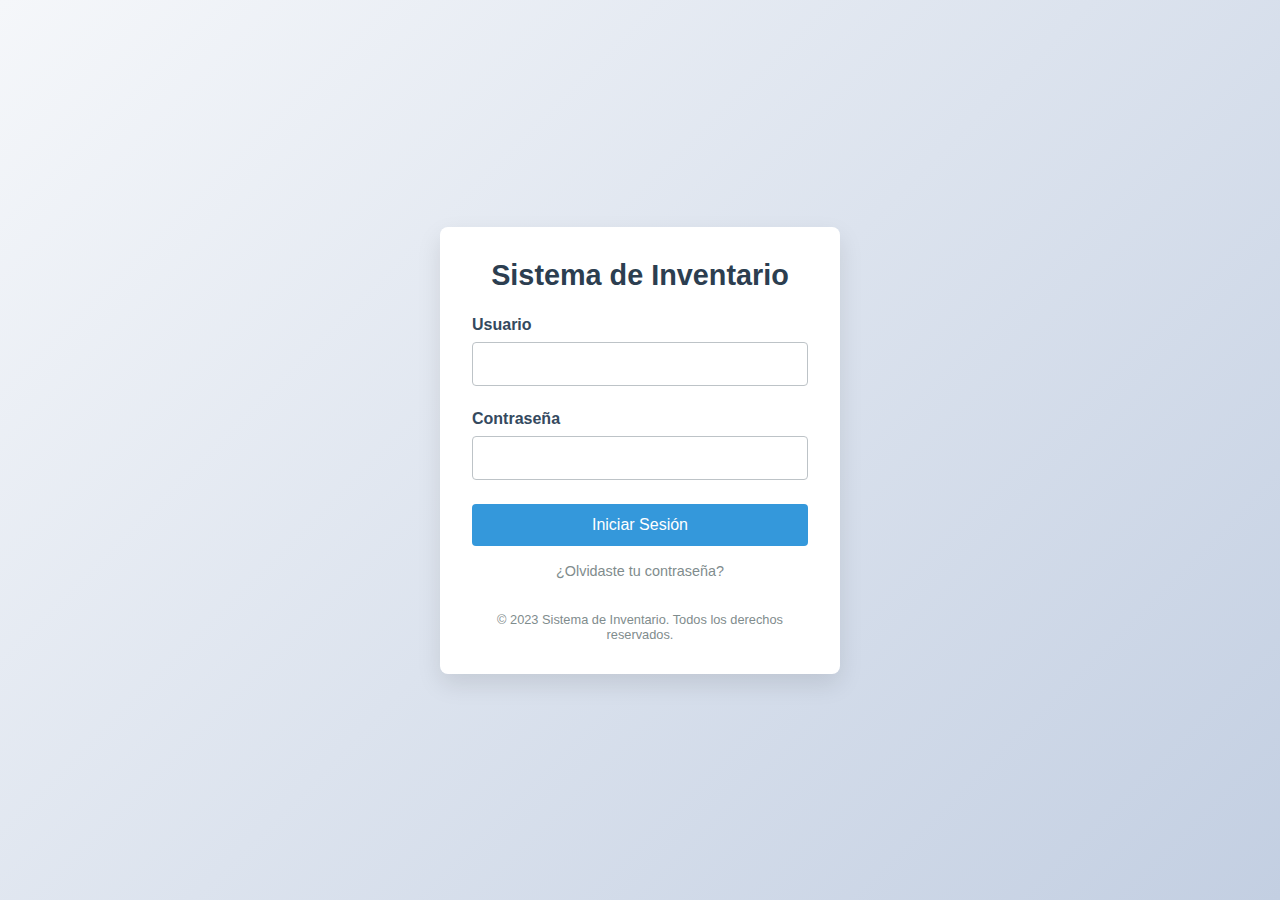
<file: index.html>
<!DOCTYPE html>
<html lang="es">

<head>
    <meta charset="UTF-8">
    <meta name="viewport" content="width=device-width, initial-scale=1.0">
    <title>Login - Sistema de Inventario</title>
    <style>
        * {
            margin: 0;
            padding: 0;
            box-sizing: border-box;
        }

        body {
            font-family: 'Arial', sans-serif;
            background: linear-gradient(135deg, #f5f7fa 0%, #c3cfe2 100%);
            height: 100vh;
            display: flex;
            justify-content: center;
            align-items: center;
        }

        .login-container {
            background: white;
            padding: 2rem;
            border-radius: 8px;
            box-shadow: 0 10px 25px rgba(0, 0, 0, 0.1);
            width: 100%;
            max-width: 400px;
        }

        .login-container h2 {
            text-align: center;
            color: #2c3e50;
            margin-bottom: 1.5rem;
            font-size: 1.8rem;
        }

        .input-group {
            margin-bottom: 1.5rem;
        }

        .input-group label {
            display: block;
            margin-bottom: 0.5rem;
            color: #34495e;
            font-weight: bold;
        }

        .input-group input {
            width: 100%;
            padding: 0.75rem;
            border: 1px solid #bdc3c7;
            border-radius: 4px;
            font-size: 1rem;
            transition: border-color 0.3s ease;
        }

        .input-group input:focus {
            outline: none;
            border-color: #3498db;
        }

        .submit-btn {
            width: 100%;
            padding: 0.75rem;
            background: #3498db;
            color: white;
            border: none;
            border-radius: 4px;
            font-size: 1rem;
            cursor: pointer;
            transition: background-color 0.3s ease;
        }

        .submit-btn:hover {
            background: #2980b9;
        }

        .forgot-password {
            text-align: center;
            margin-top: 1rem;
        }

        .forgot-password a {
            color: #7f8c8d;
            text-decoration: none;
            font-size: 0.9rem;
        }

        .forgot-password a:hover {
            color: #34495e;
            text-decoration: underline;
        }

        .login-footer {
            text-align: center;
            margin-top: 2rem;
            color: #7f8c8d;
            font-size: 0.8rem;
        }

        @media (max-width: 480px) {
            .login-container {
                padding: 1.5rem;
            }
        }
    </style>
</head>

<body>
    <div class="login-container">
        <h2>Sistema de Inventario</h2>
        <form>
            <div class="input-group">
                <label for="username">Usuario</label>
                <input type="text" id="username" name="username" required>
            </div>
            <div class="input-group">
                <label for="password">Contraseña</label>
                <input type="password" id="password" name="password" required>
            </div>
            <button type="submit" class="submit-btn">Iniciar Sesión</button>
        </form>
        <div class="forgot-password">
            <a href="#">¿Olvidaste tu contraseña?</a>
        </div>
        <div class="login-footer">
            © 2023 Sistema de Inventario. Todos los derechos reservados.
        </div>
    </div>
</body>

</html>
</file>
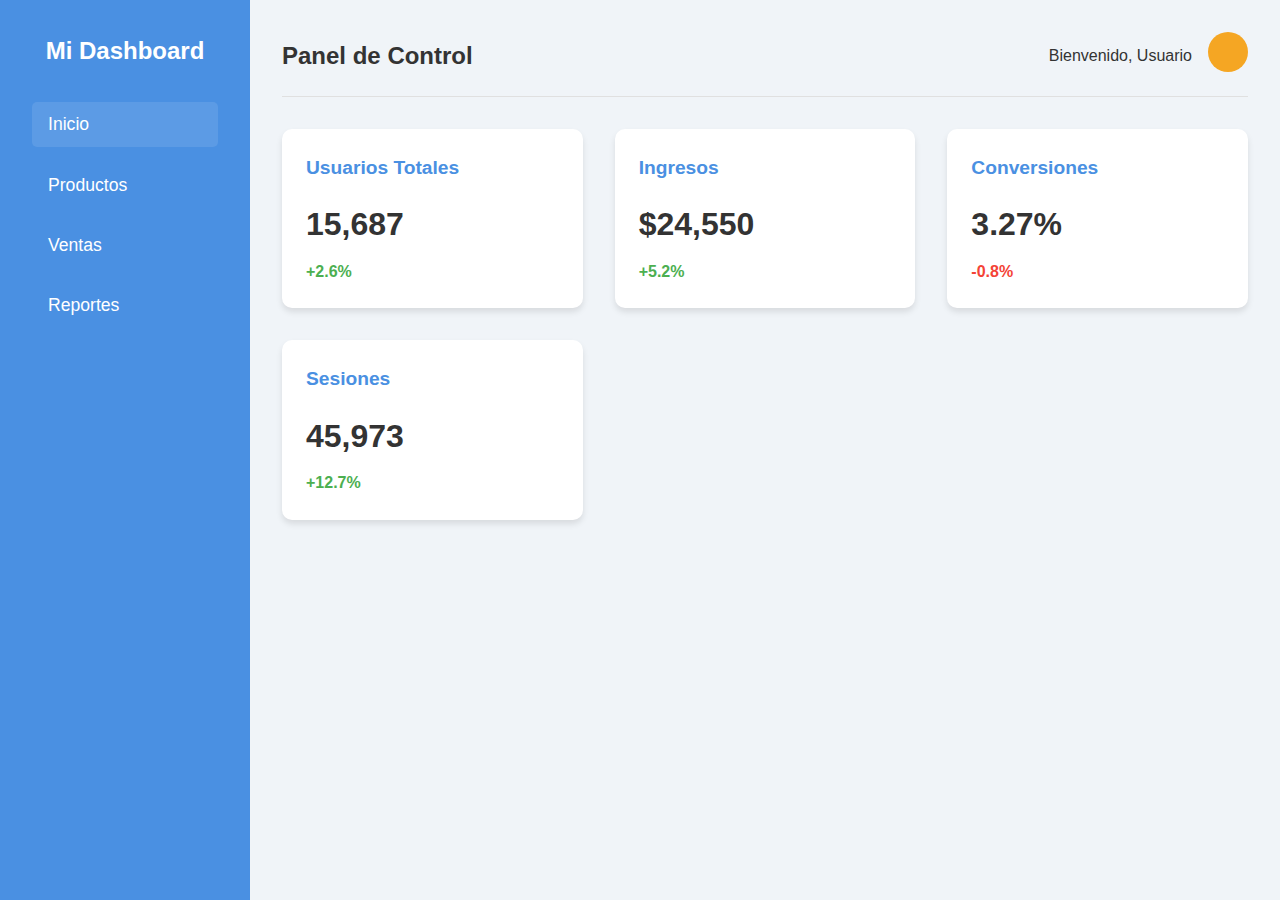
<file: dashboard.html>
<!DOCTYPE html>
<html lang="es">

<head>
    <meta charset="UTF-8">
    <meta name="viewport" content="width=device-width, initial-scale=1.0">
    <title>Dashboard Llamativo</title>
    <link rel="stylesheet" href="styles.css">
</head>

<body>
    <div class="dashboard">
        <aside id="sidebar" class="sidebar">
            <div class="logo">
                <h2>Mi Dashboard</h2>
            </div>
            <nav>
                <ul>
                    <li><a href="/dashboard.html" class="active">Inicio</a></li>
                    <li><a href="/productos.html">Productos</a></li>
                    <li><a href="/venta.html">Ventas</a></li>
                    <li><a href="/reportes.html">Reportes</a></li>
                </ul>
            </nav>
        </aside>
        <main class="main-content">
            <header>
                <button id="menuToggle" class="menu-toggle" aria-label="Toggle menu">
                    <span></span>
                    <span></span>
                    <span></span>
                </button>
                <h1>Panel de Control</h1>
                <div class="user-info">
                    <span>Bienvenido, Usuario</span>
                    <div class="avatar-dropdown">
                        <button class="avatar" aria-haspopup="true" aria-expanded="false">
                            <span class="sr-only">Menú de usuario</span>
                        </button>
                        <div class="dropdown-menu" aria-label="Menú de usuario">
                            <button class="dropdown-item">Cerrar sesión</button>
                        </div>
                    </div>
                </div>
            </header>
            <div class="cards-container">
                <div class="card">
                    <h3>Usuarios Totales</h3>
                    <p class="number">15,687</p>
                    <p class="change positive">+2.6%</p>
                </div>
                <div class="card">
                    <h3>Ingresos</h3>
                    <p class="number">$24,550</p>
                    <p class="change positive">+5.2%</p>
                </div>
                <div class="card">
                    <h3>Conversiones</h3>
                    <p class="number">3.27%</p>
                    <p class="change negative">-0.8%</p>
                </div>
                <div class="card">
                    <h3>Sesiones</h3>
                    <p class="number">45,973</p>
                    <p class="change positive">+12.7%</p>
                </div>
            </div>
        </main>
    </div>
    <script src="script.js"></script>
</body>

</html>
</file>
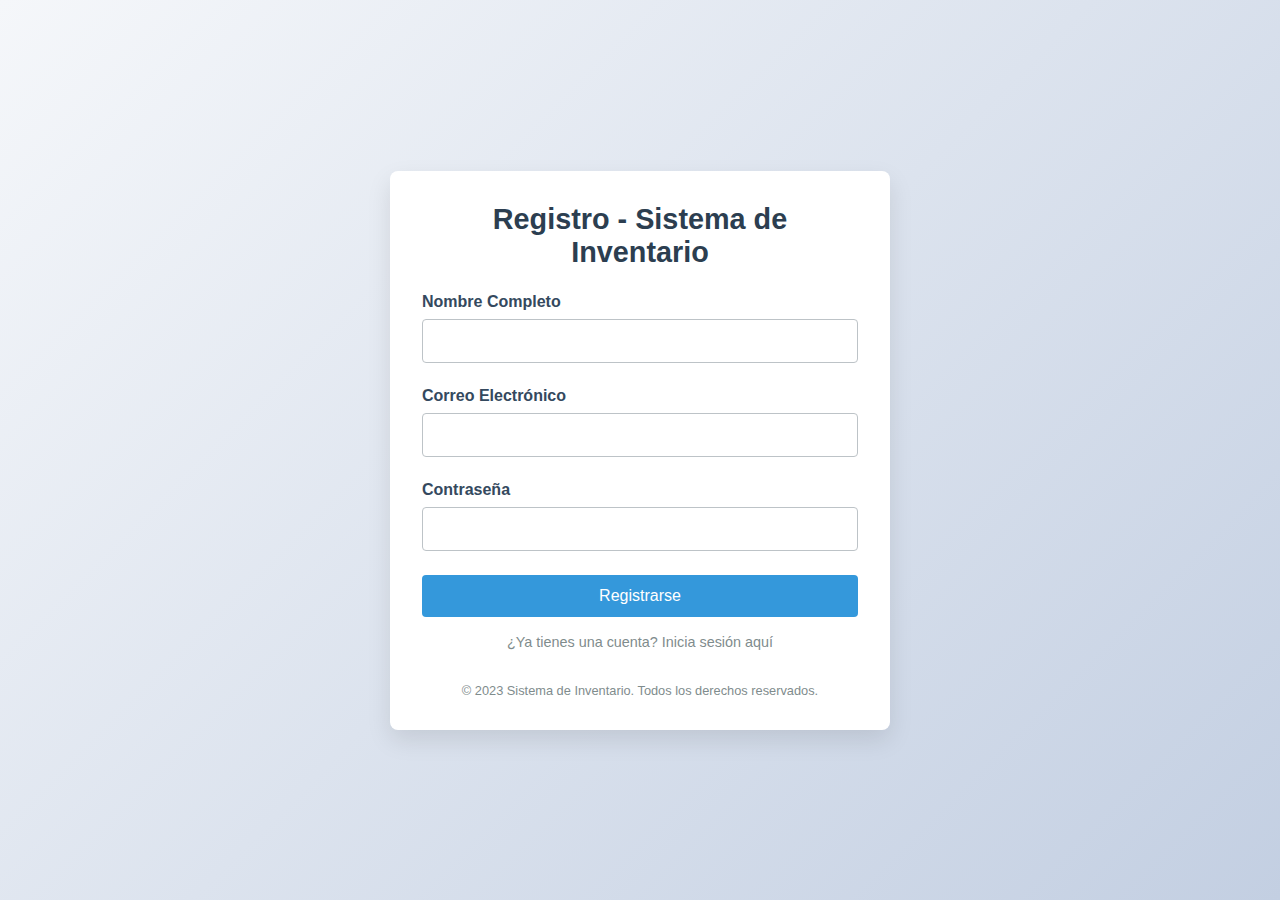
<file: registro.html>
<!DOCTYPE html>
<html lang="es">

<head>
    <meta charset="UTF-8">
    <meta name="viewport" content="width=device-width, initial-scale=1.0">
    <title>Registro - Sistema de Inventario</title>
    <style>
        * {
            margin: 0;
            padding: 0;
            box-sizing: border-box;
        }

        body {
            font-family: 'Arial', sans-serif;
            background: linear-gradient(135deg, #f5f7fa 0%, #c3cfe2 100%);
            height: 100vh;
            display: flex;
            justify-content: center;
            align-items: center;
        }

        .register-container {
            background: white;
            padding: 2rem;
            border-radius: 8px;
            box-shadow: 0 10px 25px rgba(0, 0, 0, 0.1);
            width: 100%;
            max-width: 500px;
        }

        .register-container h2 {
            text-align: center;
            color: #2c3e50;
            margin-bottom: 1.5rem;
            font-size: 1.8rem;
        }

        .input-group {
            margin-bottom: 1.5rem;
        }

        .input-group label {
            display: block;
            margin-bottom: 0.5rem;
            color: #34495e;
            font-weight: bold;
        }

        .input-group input {
            width: 100%;
            padding: 0.75rem;
            border: 1px solid #bdc3c7;
            border-radius: 4px;
            font-size: 1rem;
            transition: border-color 0.3s ease;
        }

        .input-group input:focus {
            outline: none;
            border-color: #3498db;
        }

        .submit-btn {
            width: 100%;
            padding: 0.75rem;
            background: #3498db;
            color: white;
            border: none;
            border-radius: 4px;
            font-size: 1rem;
            cursor: pointer;
            transition: background-color 0.3s ease;
        }

        .submit-btn:hover {
            background: #2980b9;
        }

        .login-link {
            text-align: center;
            margin-top: 1rem;
        }

        .login-link a {
            color: #7f8c8d;
            text-decoration: none;
            font-size: 0.9rem;
        }

        .login-link a:hover {
            color: #34495e;
            text-decoration: underline;
        }

        .register-footer {
            text-align: center;
            margin-top: 2rem;
            color: #7f8c8d;
            font-size: 0.8rem;
        }

        @media (max-width: 520px) {
            .register-container {
                padding: 1.5rem;
            }
        }
    </style>
</head>

<body>
    <div class="register-container">
        <h2>Registro - Sistema de Inventario</h2>
        <form>
            <div class="input-group">
                <label for="fullname">Nombre Completo</label>
                <input type="text" id="fullname" name="fullname" required>
            </div>
            <div class="input-group">
                <label for="email">Correo Electrónico</label>
                <input type="email" id="email" name="email" required>
            </div>
            <div class="input-group">
                <label for="password">Contraseña</label>
                <input type="password" id="password" name="password" required>
            </div>
            <button type="submit" class="submit-btn">Registrarse</button>
        </form>
        <div class="login-link">
            <a href="#">¿Ya tienes una cuenta? Inicia sesión aquí</a>
        </div>
        <div class="register-footer">
            © 2023 Sistema de Inventario. Todos los derechos reservados.
        </div>
    </div>
</body>

</html>
</file>
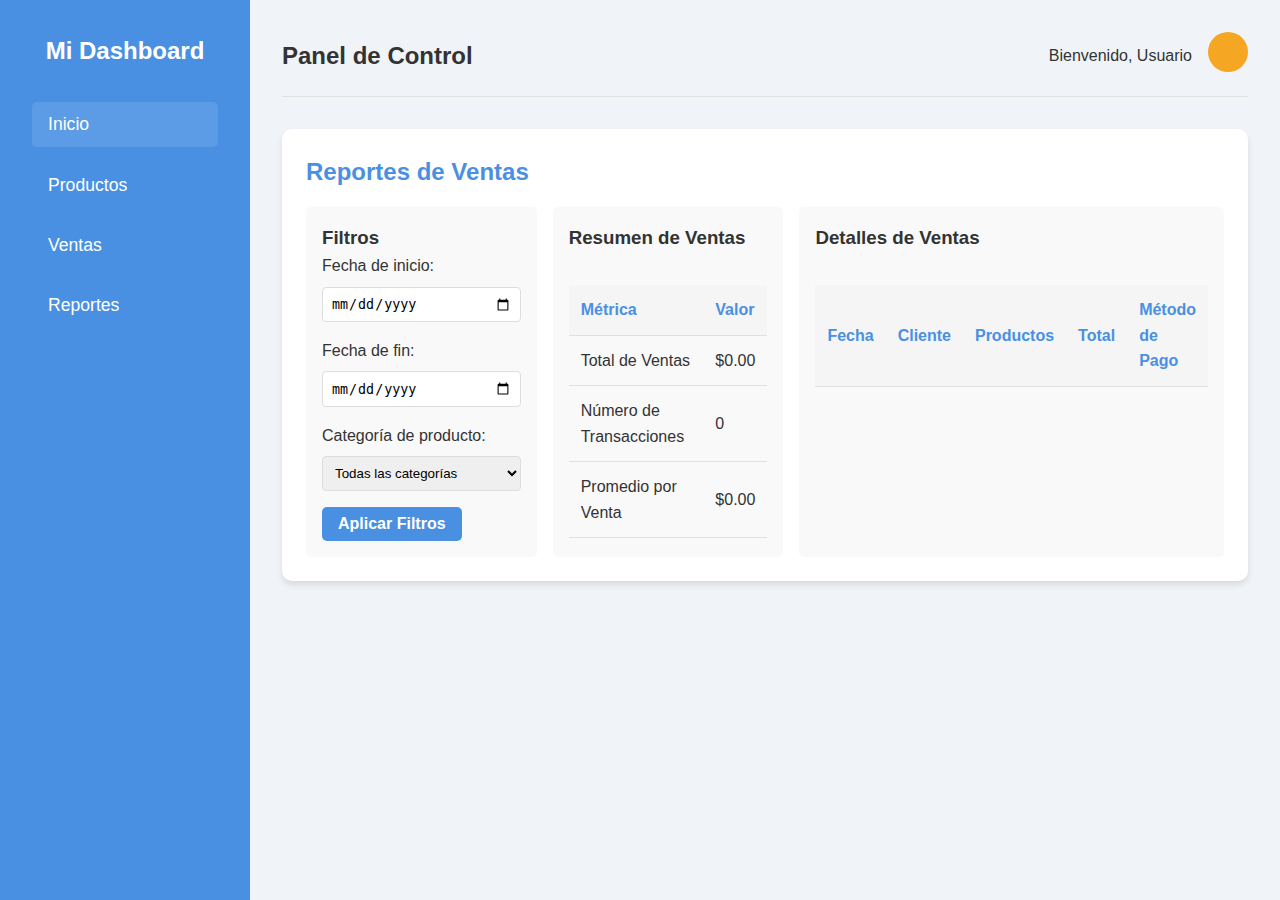
<file: reportes.html>
<!DOCTYPE html>
<html lang="es">

<head>
    <meta charset="UTF-8">
    <meta name="viewport" content="width=device-width, initial-scale=1.0">
    <title>Dashboard Llamativo</title>
    <link rel="stylesheet" href="reporte.css">
</head>

<body>
    <div class="dashboard">
        <aside id="sidebar" class="sidebar">
            <div class="logo">
                <h2>Mi Dashboard</h2>
            </div>
            <nav>
                <ul>
                    <li><a href="/dashboard.html" class="active">Inicio</a></li>
                    <li><a href="/productos.html">Productos</a></li>
                    <li><a href="/venta.html">Ventas</a></li>
                    <li><a href="/reportes.html">Reportes</a></li>
                </ul>
            </nav>
        </aside>
        <main class="main-content">
            <header>
                <button id="menuToggle" class="menu-toggle" aria-label="Toggle menu">
                    <span></span>
                    <span></span>
                    <span></span>
                </button>
                <h1>Panel de Control</h1>
                <div class="user-info">
                    <span>Bienvenido, Usuario</span>
                    <div class="avatar-dropdown">
                        <button class="avatar" aria-haspopup="true" aria-expanded="false">
                            <span class="sr-only">Menú de usuario</span>
                        </button>
                        <div class="dropdown-menu" aria-label="Menú de usuario">
                            <button class="dropdown-item">Cerrar sesión</button>
                        </div>
                    </div>
                </div>
            </header>
            
           
            <section id="reports" class="reports-section">
                <h2>Reportes de Ventas</h2>
                <div class="reports-container">
                    <div class="report-filters">
                        <h3>Filtros</h3>
                        <form id="reportFiltersForm">
                            <div class="form-group">
                                <label for="startDate">Fecha de inicio:</label>
                                <input type="date" id="startDate" name="startDate">
                            </div>
                            <div class="form-group">
                                <label for="endDate">Fecha de fin:</label>
                                <input type="date" id="endDate" name="endDate">
                            </div>
                            <div class="form-group">
                                <label for="productCategory">Categoría de producto:</label>
                                <select id="productCategory" name="productCategory">
                                    <option value="">Todas las categorías</option>
                                    <option value="electronica">Electrónica</option>
                                    <option value="ropa">Ropa</option>
                                    <option value="hogar">Hogar</option>
                                </select>
                            </div>
                            <button type="submit" class="btn btn-primary">Aplicar Filtros</button>
                        </form>
                    </div>
                    <div class="report-summary">
                        <h3>Resumen de Ventas</h3>
                        <div class="table-container">
                            <table class="report-table" id="salesSummaryTable">
                                <thead>
                                    <tr>
                                        <th>Métrica</th>
                                        <th>Valor</th>
                                    </tr>
                                </thead>
                                <tbody>
                                    <tr>
                                        <td>Total de Ventas</td>
                                        <td id="totalSales">$0.00</td>
                                    </tr>
                                    <tr>
                                        <td>Número de Transacciones</td>
                                        <td id="totalTransactions">0</td>
                                    </tr>
                                    <tr>
                                        <td>Promedio por Venta</td>
                                        <td id="averageSale">$0.00</td>
                                    </tr>
                                </tbody>
                            </table>
                        </div>
                    </div>
                    <div class="report-details">
                        <h3>Detalles de Ventas</h3>
                        <div class="table-container">
                            <table class="report-table" id="salesDetailsTable">
                                <thead>
                                    <tr>
                                        <th>Fecha</th>
                                        <th>Cliente</th>
                                        <th>Productos</th>
                                        <th>Total</th>
                                        <th>Método de Pago</th>
                                    </tr>
                                </thead>
                                <tbody>
                                    <!-- Los detalles de ventas se cargarán dinámicamente aquí -->
                                </tbody>
                            </table>
                        </div>
                    </div>
                </div>
            </section>
        </main>
    </div>
    <script src="script.js"></script>
</body>

</html>
</file>
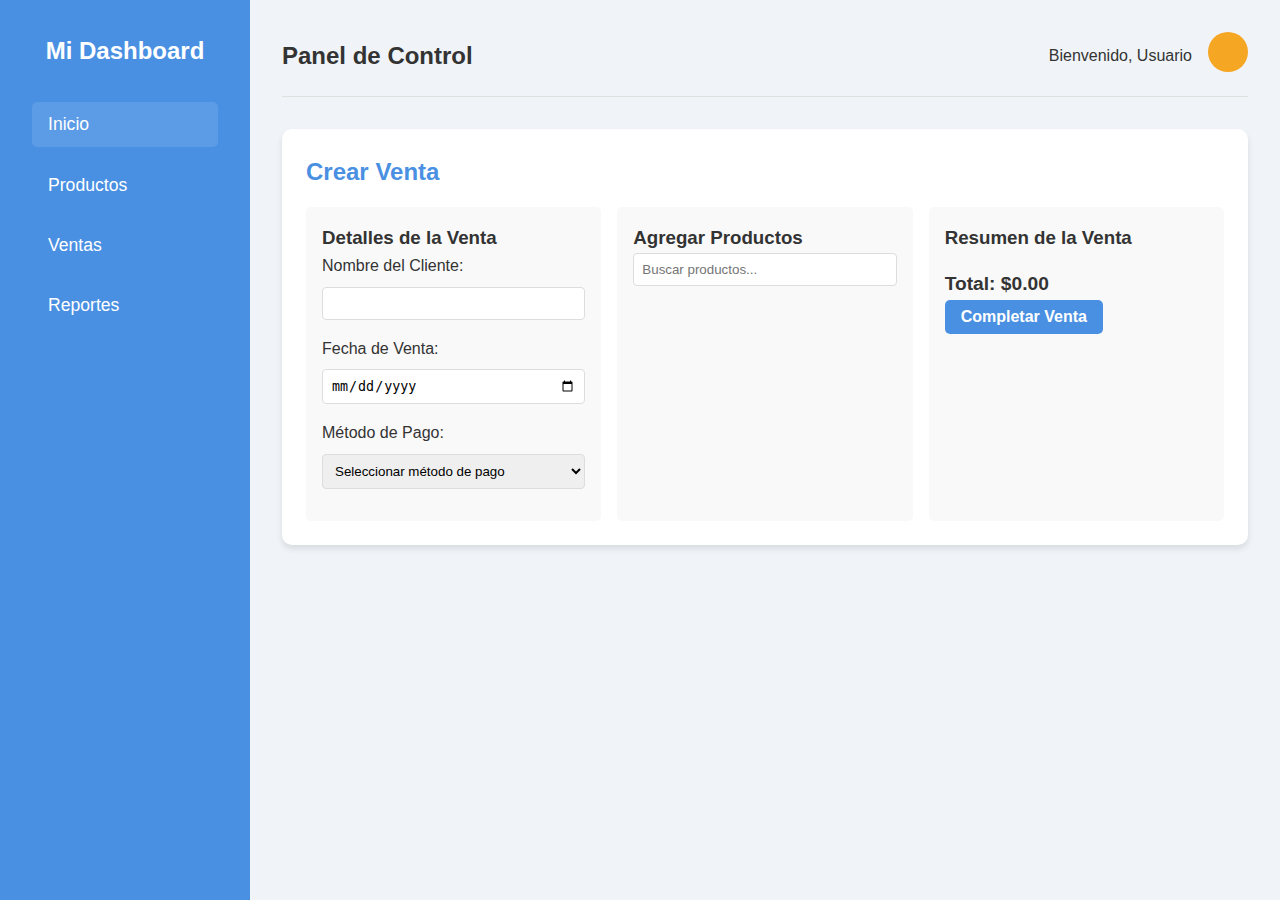
<file: venta.html>
<!DOCTYPE html>
<html lang="es">

<head>
    <meta charset="UTF-8">
    <meta name="viewport" content="width=device-width, initial-scale=1.0">
    <title>Dashboard Llamativo</title>
    <link rel="stylesheet" href="venta.css">
</head>

<body>
    <div class="dashboard">
        <aside id="sidebar" class="sidebar">
            <div class="logo">
                <h2>Mi Dashboard</h2>
            </div>
            <nav>
                <ul>
                    <li><a href="/dashboard.html" class="active">Inicio</a></li>
                    <li><a href="/productos.html">Productos</a></li>
                    <li><a href="/venta.html">Ventas</a></li>
                    <li><a href="/reportes.html">Reportes</a></li>
                </ul>
            </nav>
        </aside>
        <main class="main-content">
            <header>
                <button id="menuToggle" class="menu-toggle" aria-label="Toggle menu">
                    <span></span>
                    <span></span>
                    <span></span>
                </button>
                <h1>Panel de Control</h1>
                <div class="user-info">
                    <span>Bienvenido, Usuario</span>
                    <div class="avatar-dropdown">
                        <button class="avatar" aria-haspopup="true" aria-expanded="false">
                            <span class="sr-only">Menú de usuario</span>
                        </button>
                        <div class="dropdown-menu" aria-label="Menú de usuario">
                            <button class="dropdown-item">Cerrar sesión</button>
                        </div>
                    </div>
                </div>
            </header>
            <section id="sales" class="sales-section">
                <h2>Crear Venta</h2>
                <div class="sales-container">
                    <div class="sales-form">
                        <h3>Detalles de la Venta</h3>
                        <form id="salesForm">
                            <div class="form-group">
                                <label for="customerName">Nombre del Cliente:</label>
                                <input type="text" id="customerName" name="customerName" required>
                            </div>
                            <div class="form-group">
                                <label for="saleDate">Fecha de Venta:</label>
                                <input type="date" id="saleDate" name="saleDate" required>
                            </div>
                            <div class="form-group">
                                <label for="paymentMethod">Método de Pago:</label>
                                <select id="paymentMethod" name="paymentMethod" required>
                                    <option value="">Seleccionar método de pago</option>
                                    <option value="efectivo">Efectivo</option>
                                    <option value="tarjeta">Tarjeta de Crédito</option>
                                    <option value="transferencia">Transferencia Bancaria</option>
                                </select>
                            </div>
                        </form>
                    </div>
                    <div class="sales-products">
                        <h3>Agregar Productos</h3>
                        <div class="search-container">
                            <input type="text" id="productSearch" placeholder="Buscar productos...">
                        </div>
                        <ul id="productList" class="product-list">
                            <!-- Los productos se cargarán dinámicamente aquí -->
                        </ul>
                    </div>
                    <div class="sales-summary">
                        <h3>Resumen de la Venta</h3>
                        <ul id="selectedProducts" class="selected-products">
                            <!-- Los productos seleccionados se mostrarán aquí -->
                        </ul>
                        <div class="total">
                            <strong>Total:</strong> <span id="saleTotal">$0.00</span>
                        </div>
                        <button id="completeSale" class="btn btn-primary">Completar Venta</button>
                    </div>
                </div>
            </section>
        </main>
    </div>
    <script src="script.js"></script>
</body>

</html>
</file>
<file: styles.css>
:root {
    --primary-color: #4a90e2;
    --secondary-color: #f5a623;
    --background-color: #f0f4f8;
    --card-background: #ffffff;
    --text-color: #333333;
    --sidebar-width: 250px;
}

* {
    margin: 0;
    padding: 0;
    box-sizing: border-box;
}

body {
    font-family: "Arial", sans-serif;
    background-color: var(--background-color);
    color: var(--text-color);
    line-height: 1.6;
}

/* Main wrapper */
.dashboard {
    display: flex;
    min-height: 100vh;
}

/* Sidebar wrapper */
.sidebar {
    background-color: var(--primary-color);
    color: white;
    width: var(--sidebar-width);
    padding: 2rem;
    position: fixed;
    top: 0;
    left: 0;
    height: 100vh;
    overflow-y: auto;
    transition: transform 0.3s ease-in-out;
    z-index: 1000;
}

@media (max-width: 768px) {
    /* Sidebar wrapper */
    .sidebar {
        width: 80%;
        max-width: 300px;
    }
}

/* Aside logo */
.logo h2 {
    margin-bottom: 2rem;
    font-size: 1.5rem;
    text-align: center;
}

/* Navegation sidebar */
.sidebar nav ul {
    list-style-type: none;
}

/* List sidebar */
.sidebar nav ul li {
    margin-bottom: 1rem;
}

/* Item navegation sidebar */
.sidebar nav ul li a {
    color: white;
    text-decoration: none;
    font-size: 1.1rem;
    display: block;
    padding: 0.5rem 1rem;
    border-radius: 5px;
    transition: background-color 0.3s ease;
}

.sidebar nav ul li a:hover,
.sidebar nav ul li a.active {
    background-color: rgba(255, 255, 255, 0.1);
}

/* Main content */
.main-content {
    flex: 1;
    padding: 2rem;
    margin-left: var(--sidebar-width);
    transition: margin-left 0.3s ease-in-out;
}

/* Header main conten */
header {
    display: flex;
    justify-content: space-between;
    align-items: center;
    margin-bottom: 2rem;
    padding-bottom: 1rem;
    border-bottom: 1px solid #e0e0e0;
}

/* Title header */
header h1 {
    margin: 0;
    font-size: 1.5rem;
}

/* Menu hamburguer button */
.menu-toggle {
    display: none;
    flex-direction: column;
    justify-content: space-around;
    width: 30px;
    height: 25px;
    background: transparent;
    border: none;
    cursor: pointer;
    padding: 0;
    z-index: 10;
    margin-right: 1rem;
}

/* Menu hamburguer span */
.menu-toggle span {
    width: 30px;
    height: 3px;
    background: var(--text-color);
    border-radius: 10px;
    transition: all 0.3s linear;
    position: relative;
    transform-origin: 1px;
}

/* User */
.user-info {
    display: flex;
    align-items: center;
}

/* Avatar */
.avatar-dropdown {
    position: relative;
}

.avatar {
    width: 40px;
    height: 40px;
    border-radius: 50%;
    background-color: var(--secondary-color);
    margin-left: 1rem;
    cursor: pointer;
    border: none;
}

.dropdown-menu {
    position: absolute;
    right: 0;
    top: 100%;
    background-color: white;
    border: 1px solid #e0e0e0;
    border-radius: 4px;
    box-shadow: 0 2px 10px rgba(0, 0, 0, 0.1);
    display: none;
    z-index: 1000;
}

.dropdown-menu.show {
    display: block;
}

.dropdown-item {
    display: block;
    width: 100%;
    padding: 10px 20px;
    text-align: left;
    background: none;
    border: none;
    cursor: pointer;
    font-size: 14px;
    color: var(--text-color);
    transition: background-color 0.3s ease;
}

.dropdown-item:hover {
    background-color: #f0f0f0;
}

/* Card container main content */
.cards-container {
    display: grid;
    grid-template-columns: repeat(auto-fit, minmax(250px, 1fr));
    gap: 2rem;
    margin-bottom: 2rem;
}

/* Card */
.card {
    background-color: var(--card-background);
    border-radius: 10px;
    padding: 1.5rem;
    box-shadow: 0 4px 6px rgba(0, 0, 0, 0.1);
    transition: transform 0.3s ease, box-shadow 0.3s ease;
}

.card:hover {
    transform: translateY(-5px);
    box-shadow: 0 6px 8px rgba(0, 0, 0, 0.15);
}

/* Title card */
.card h3 {
    font-size: 1.2rem;
    margin-bottom: 1rem;
    color: var(--primary-color);
}

/* Card number */
.card .number {
    font-size: 2rem;
    font-weight: bold;
    margin-bottom: 0.5rem;
}

/* Card change */
.card .change {
    font-size: 1rem;
    font-weight: bold;
}

.change.positive {
    color: #4caf50;
}

.change.negative {
    color: #f44336;
}

/* Span boton dropdown */
.sr-only {
    position: absolute;
    width: 1px;
    height: 1px;
    padding: 0;
    margin: -1px;
    overflow: hidden;
    clip: rect(0, 0, 0, 0);
    white-space: nowrap;
    border-width: 0;
}

@media (max-width: 768px) {
    .dashboard {
        flex-direction: column;
    }

    .sidebar {
        width: 80%;
        max-width: 300px;
        transform: translateX(-100%);
    }

    .sidebar.visible {
        transform: translateX(0);
    }

    .menu-toggle {
        display: flex;
    }

    .main-content {
        margin-left: 0;
        padding-top: 60px;
    }

    header {
        position: fixed;
        top: 0;
        left: 0;
        right: 0;
        background-color: var(--background-color);
        z-index: 999;
        padding: 1rem;
    }

    .cards-container {
        grid-template-columns: 1fr;
        margin-top: 50px;
    }

}
</file>
<file: reporte.css>
:root {
    --primary-color: #4a90e2;
    --secondary-color: #f5a623;
    --background-color: #f0f4f8;
    --card-background: #ffffff;
    --text-color: #333333;
    --sidebar-width: 250px;
}

* {
    margin: 0;
    padding: 0;
    box-sizing: border-box;
}

body {
    font-family: "Arial", sans-serif;
    background-color: var(--background-color);
    color: var(--text-color);
    line-height: 1.6;
}

.dashboard {
    display: flex;
    min-height: 100vh;
}

.sidebar {
    background-color: var(--primary-color);
    color: white;
    width: var(--sidebar-width);
    padding: 2rem;
    position: fixed;
    top: 0;
    left: 0;
    height: 100vh;
    overflow-y: auto;
    transition: transform 0.3s ease-in-out;
    z-index: 1000;
}

@media (max-width: 768px) {
    .sidebar {
        width: 80%;
        max-width: 300px;
    }
}

.logo h2 {
    margin-bottom: 2rem;
    font-size: 1.5rem;
    text-align: center;
}

.sidebar nav ul {
    list-style-type: none;
}

.sidebar nav ul li {
    margin-bottom: 1rem;
}

.sidebar nav ul li a {
    color: white;
    text-decoration: none;
    font-size: 1.1rem;
    display: block;
    padding: 0.5rem 1rem;
    border-radius: 5px;
    transition: background-color 0.3s ease;
}

.sidebar nav ul li a:hover,
.sidebar nav ul li a.active {
    background-color: rgba(255, 255, 255, 0.1);
}

.main-content {
    flex: 1;
    padding: 2rem;
    margin-left: var(--sidebar-width);
    transition: margin-left 0.3s ease-in-out;
}

header {
    display: flex;
    justify-content: space-between;
    align-items: center;
    margin-bottom: 2rem;
    padding-bottom: 1rem;
    border-bottom: 1px solid #e0e0e0;
}

header h1 {
    margin: 0;
    font-size: 1.5rem;
}

.menu-toggle {
    display: none;
    flex-direction: column;
    justify-content: space-around;
    width: 30px;
    height: 25px;
    background: transparent;
    border: none;
    cursor: pointer;
    padding: 0;
    z-index: 10;
    margin-right: 1rem;
}

.menu-toggle span {
    width: 30px;
    height: 3px;
    background: var(--text-color);
    border-radius: 10px;
    transition: all 0.3s linear;
    position: relative;
    transform-origin: 1px;
}

.user-info {
    display: flex;
    align-items: center;
}

.avatar-dropdown {
    position: relative;
}

.avatar {
    width: 40px;
    height: 40px;
    border-radius: 50%;
    background-color: var(--secondary-color);
    margin-left: 1rem;
    cursor: pointer;
    border: none;
}

.dropdown-menu {
    position: absolute;
    right: 0;
    top: 100%;
    background-color: white;
    border: 1px solid #e0e0e0;
    border-radius: 4px;
    box-shadow: 0 2px 10px rgba(0, 0, 0, 0.1);
    display: none;
    z-index: 1000;
}

.dropdown-menu.show {
    display: block;
}

.dropdown-item {
    display: block;
    width: 100%;
    padding: 10px 20px;
    text-align: left;
    background: none;
    border: none;
    cursor: pointer;
    font-size: 14px;
    color: var(--text-color);
    transition: background-color 0.3s ease;
}

.dropdown-item:hover {
    background-color: #f0f0f0;
}

.sr-only {
    position: absolute;
    width: 1px;
    height: 1px;
    padding: 0;
    margin: -1px;
    overflow: hidden;
    clip: rect(0, 0, 0, 0);
    white-space: nowrap;
    border-width: 0;
}

.reports-section {
    background-color: var(--card-background);
    border-radius: 10px;
    padding: 1.5rem;
    box-shadow: 0 4px 6px rgba(0, 0, 0, 0.1);
    margin-bottom: 2rem;
}

.reports-section h2 {
    margin-bottom: 1rem;
    color: var(--primary-color);
}

.btn {
    display: inline-block;
    padding: 0.5rem 1rem;
    font-size: 1rem;
    font-weight: bold;
    text-align: center;
    text-decoration: none;
    border-radius: 5px;
    cursor: pointer;
    transition: background-color 0.3s ease;
}

.btn-primary {
    background-color: var(--primary-color);
    color: white;
    border: none;
}

.btn-primary:hover {
    background-color: #3a7bc8;
}

/* Contenedor de la tabla */
.table-container {
    overflow-x: auto;
    margin-top: 1rem;
}

/* Tabla de reporte */
.report-table {
    width: 100%;
    border-collapse: collapse;
    margin-top: 1rem;
}

.report-table th,
.report-table td {
    padding: 0.75rem;
    text-align: left;
    border-bottom: 1px solid #e0e0e0;
}

.report-table th {
    background-color: #f5f5f5;
    font-weight: bold;
    color: var(--primary-color);
}

.reports-container {
    display: grid;
    grid-template-columns: 1fr 1fr 1fr;
    gap: 1rem;
}

.report-filters,
.report-summary,
.report-details {
    background-color: #f9f9f9;
    border-radius: 5px;
    padding: 1rem;
}

/* Filtros */
.form-group {
    margin-bottom: 1rem;
}

.form-group label {
    display: block;
    margin-bottom: 0.5rem;
}

.form-group input,
.form-group select {
    width: 100%;
    padding: 0.5rem;
    border: 1px solid #ddd;
    border-radius: 4px;
}

.selected-products {
    list-style-type: none;
    padding: 0;
    max-height: 300px;
    overflow-y: auto;
    border: 1px solid #ddd;
    border-radius: 4px;
}

.selected-products li {
    background-color: white;
    border-bottom: 1px solid #ddd;
    padding: 0.75rem;
    display: flex;
    justify-content: space-between;
    align-items: center;
    transition: background-color 0.3s ease;
}

.selected-products li .remove-from-sale {
    background-color: var(--primary-color);
    color: white;
    border: none;
    border-radius: 4px;
    padding: 0.5rem 1rem;
    cursor: pointer;
    transition: background-color 0.3s ease;
}

.selected-products li .remove-from-sale:hover {
    background-color: #3a7bc8;
}

.total {
    margin-top: 1rem;
    font-size: 1.2rem;
    font-weight: bold;
}

@media (max-width: 768px) {
    .dashboard {
        flex-direction: column;
    }

    .sidebar {
        width: 80%;
        max-width: 300px;
        transform: translateX(-100%);
    }

    .sidebar.visible {
        transform: translateX(0);
    }

    .menu-toggle {
        display: flex;
    }

    .main-content {
        margin-left: 0;
        padding-top: 60px;
    }

    header {
        position: fixed;
        top: 0;
        left: 0;
        right: 0;
        background-color: var(--background-color);
        z-index: 999;
        padding: 1rem;
    }

    .reports-section {
        margin-top: 50px;
    }

    .report-table th,
    .report-table td {
        padding: 0.5rem;
    }

    .reports-container {
        grid-template-columns: 1fr;
    }
}
</file>
<file: venta.css>
:root {
    --primary-color: #4a90e2;
    --secondary-color: #f5a623;
    --background-color: #f0f4f8;
    --card-background: #ffffff;
    --text-color: #333333;
    --sidebar-width: 250px;
}

* {
    margin: 0;
    padding: 0;
    box-sizing: border-box;
}

body {
    font-family: "Arial", sans-serif;
    background-color: var(--background-color);
    color: var(--text-color);
    line-height: 1.6;
}

.dashboard {
    display: flex;
    min-height: 100vh;
}

.sidebar {
    background-color: var(--primary-color);
    color: white;
    width: var(--sidebar-width);
    padding: 2rem;
    position: fixed;
    top: 0;
    left: 0;
    height: 100vh;
    overflow-y: auto;
    transition: transform 0.3s ease-in-out;
    z-index: 1000;
}

@media (max-width: 768px) {
    .sidebar {
        width: 80%;
        max-width: 300px;
    }
}

.logo h2 {
    margin-bottom: 2rem;
    font-size: 1.5rem;
    text-align: center;
}

.sidebar nav ul {
    list-style-type: none;
}

.sidebar nav ul li {
    margin-bottom: 1rem;
}

.sidebar nav ul li a {
    color: white;
    text-decoration: none;
    font-size: 1.1rem;
    display: block;
    padding: 0.5rem 1rem;
    border-radius: 5px;
    transition: background-color 0.3s ease;
}

.sidebar nav ul li a:hover,
.sidebar nav ul li a.active {
    background-color: rgba(255, 255, 255, 0.1);
}

.main-content {
    flex: 1;
    padding: 2rem;
    margin-left: var(--sidebar-width);
    transition: margin-left 0.3s ease-in-out;
}

header {
    display: flex;
    justify-content: space-between;
    align-items: center;
    margin-bottom: 2rem;
    padding-bottom: 1rem;
    border-bottom: 1px solid #e0e0e0;
}

header h1 {
    margin: 0;
    font-size: 1.5rem;
}

.menu-toggle {
    display: none;
    flex-direction: column;
    justify-content: space-around;
    width: 30px;
    height: 25px;
    background: transparent;
    border: none;
    cursor: pointer;
    padding: 0;
    z-index: 10;
    margin-right: 1rem;
}

.menu-toggle span {
    width: 30px;
    height: 3px;
    background: var(--text-color);
    border-radius: 10px;
    transition: all 0.3s linear;
    position: relative;
    transform-origin: 1px;
}

.user-info {
    display: flex;
    align-items: center;
}

.avatar-dropdown {
    position: relative;
}

.avatar {
    width: 40px;
    height: 40px;
    border-radius: 50%;
    background-color: var(--secondary-color);
    margin-left: 1rem;
    cursor: pointer;
    border: none;
}

.dropdown-menu {
    position: absolute;
    right: 0;
    top: 100%;
    background-color: white;
    border: 1px solid #e0e0e0;
    border-radius: 4px;
    box-shadow: 0 2px 10px rgba(0, 0, 0, 0.1);
    display: none;
    z-index: 1000;
}

.dropdown-menu.show {
    display: block;
}

.dropdown-item {
    display: block;
    width: 100%;
    padding: 10px 20px;
    text-align: left;
    background: none;
    border: none;
    cursor: pointer;
    font-size: 14px;
    color: var(--text-color);
    transition: background-color 0.3s ease;
}

.dropdown-item:hover {
    background-color: #f0f0f0;
}

.sr-only {
    position: absolute;
    width: 1px;
    height: 1px;
    padding: 0;
    margin: -1px;
    overflow: hidden;
    clip: rect(0, 0, 0, 0);
    white-space: nowrap;
    border-width: 0;
}

.sales-section {
    background-color: var(--card-background);
    border-radius: 10px;
    padding: 1.5rem;
    box-shadow: 0 4px 6px rgba(0, 0, 0, 0.1);
    margin-bottom: 2rem;
}

.sales-section h2 {
    margin-bottom: 1rem;
    color: var(--primary-color);
}

.btn {
    display: inline-block;
    padding: 0.5rem 1rem;
    font-size: 1rem;
    font-weight: bold;
    text-align: center;
    text-decoration: none;
    border-radius: 5px;
    cursor: pointer;
    transition: background-color 0.3s ease;
}

.btn-primary {
    background-color: var(--primary-color);
    color: white;
    border: none;
}

.btn-primary:hover {
    background-color: #3a7bc8;
}

.sales-container {
    display: grid;
    grid-template-columns: 1fr 1fr 1fr;
    gap: 1rem;
}

.sales-form,
.sales-products,
.sales-summary {
    background-color: #f9f9f9;
    border-radius: 5px;
    padding: 1rem;
}

.form-group {
    margin-bottom: 1rem;
}

.form-group label {
    display: block;
    margin-bottom: 0.5rem;
}

.form-group input,
.form-group select {
    width: 100%;
    padding: 0.5rem;
    border: 1px solid #ddd;
    border-radius: 4px;
}

.search-container {
    margin-bottom: 1rem;
}

.search-container input {
    width: 100%;
    padding: 0.5rem;
    border: 1px solid #ddd;
    border-radius: 4px;
}

.product-list,
.selected-products {
    list-style-type: none;
    padding: 0;
}

.product-list li,
.selected-products li {
    background-color: white;
    border: 1px solid #ddd;
    border-radius: 4px;
    padding: 0.5rem;
    margin-bottom: 0.5rem;
    display: flex;
    justify-content: space-between;
    align-items: center;
}

.product-list li button,
.selected-products li button {
    background-color: var(--primary-color);
    color: white;
    border: none;
    border-radius: 4px;
    padding: 0.25rem 0.5rem;
    cursor: pointer;
}

.total {
    margin-top: 1rem;
    font-size: 1.2rem;
    font-weight: bold;
}

@media (max-width: 768px) {
    .dashboard {
        flex-direction: column;
    }

    .sidebar {
        width: 80%;
        max-width: 300px;
        transform: translateX(-100%);
    }

    .sidebar.visible {
        transform: translateX(0);
    }

    .menu-toggle {
        display: flex;
    }

    .main-content {
        margin-left: 0;
        padding-top: 60px;
    }

    header {
        position: fixed;
        top: 0;
        left: 0;
        right: 0;
        background-color: var(--background-color);
        z-index: 999;
        padding: 1rem;
    }

    .sales-container {
        grid-template-columns: 1fr;
    }

    .sales-section {
        margin-top: 50px;
    }
}
</file>
